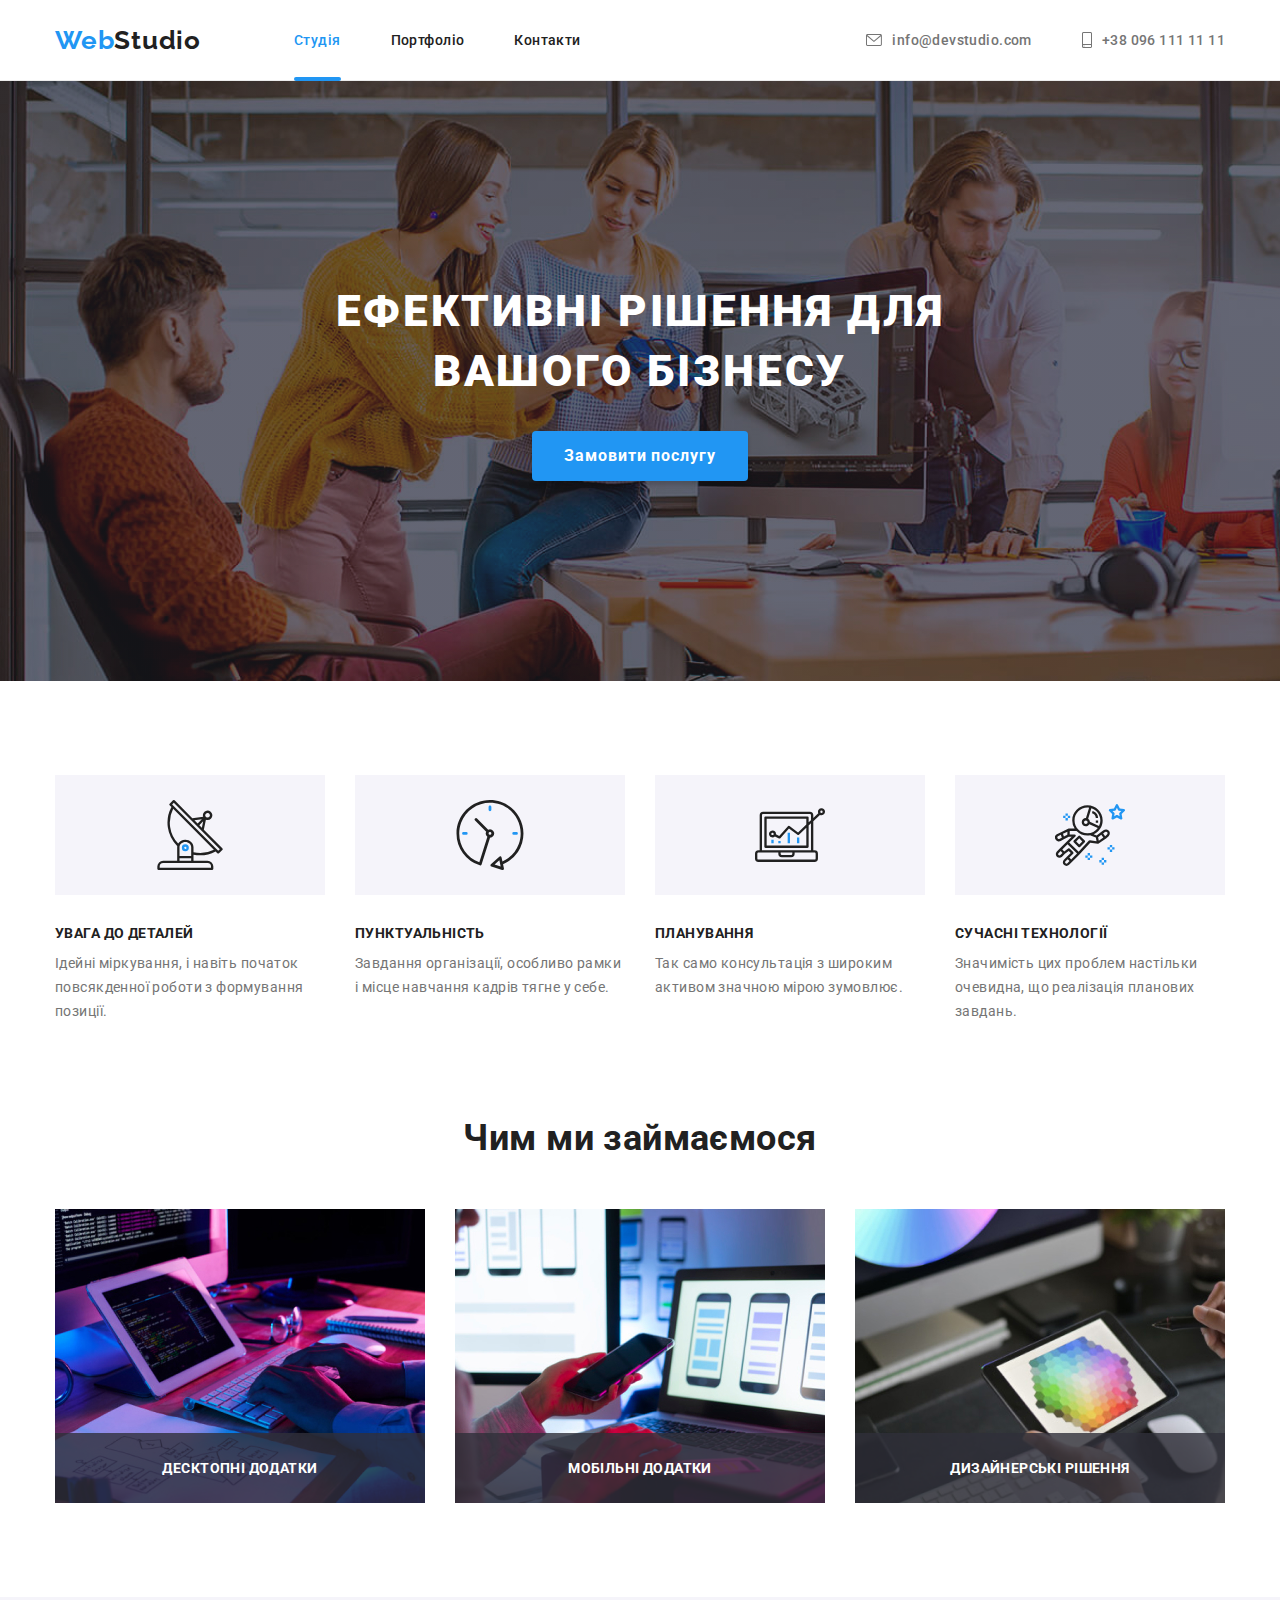
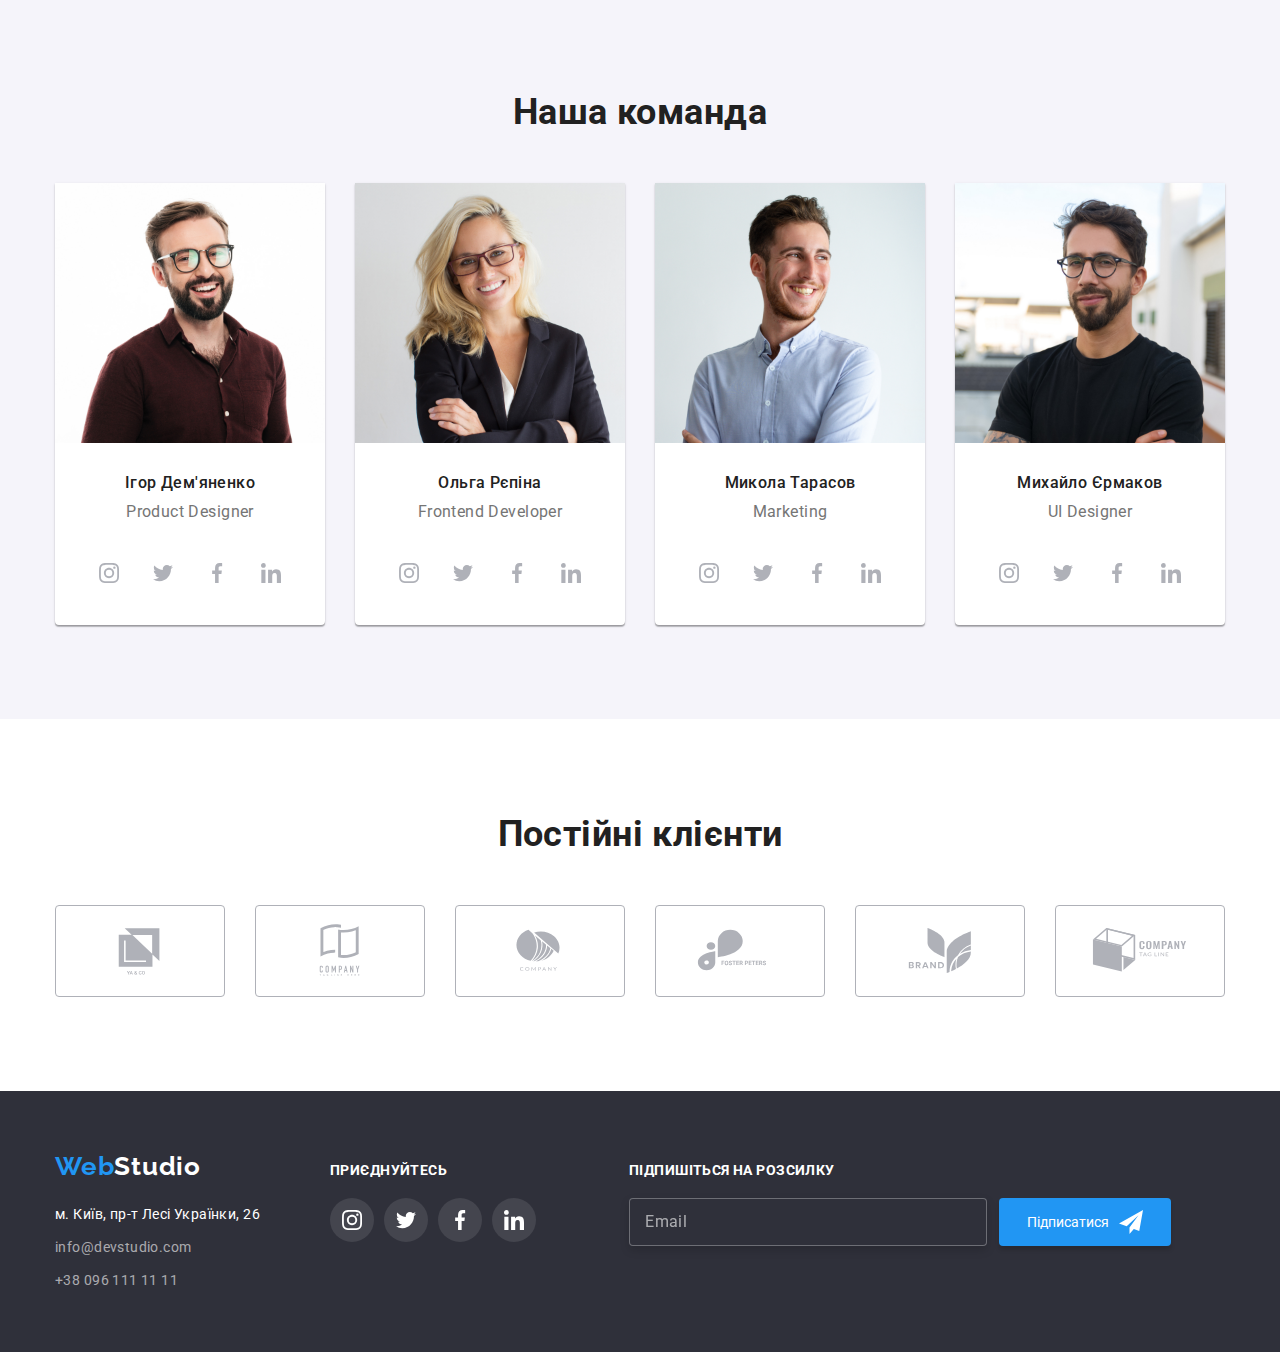
<file: index.html>
<!DOCTYPE html>
<html lang="uk">
<head>
    <meta charset="UTF-8">
    <meta http-equiv="X-UA-Compatible" content="IE=edge">
    <meta name="viewport" content="width=device-width, initial-scale=1.0">
    <link rel="preconnect" href="https://fonts.googleapis.com">
    <link rel="preconnect" href="https://fonts.gstatic.com" crossorigin>
    <link
        href="https://fonts.googleapis.com/css2?family=Raleway:wght@700&family=Roboto:wght@400;500;700;900&display=swap"
        rel="stylesheet">

        <link rel="stylesheet" href="https://cdnjs.cloudflare.com/ajax/libs/modern-normalize/1.1.0/modern-normalize.min.css">
        <link rel="stylesheet" href="./css/styles.css" />

    <title>WebStudio</title>
</head>
<body>
    <header class="header">
        <div class="header-container container">
        <nav class="nav">
<a href="./index.html" class="link logo-link"><span class="logo-accent">Web</span>Studio</a>
    <ul class="list nav-list">
        <li class="item page-now" > <a href="/" class="nav-link link">Студія</a></li>
        <li class="item"> <a href="./portfolio.html" class="nav-link link">Портфоліо</a></li>
        <li class="item"> <a href="/" class="nav-link link">Контакти</a></li>
    </ul>
</nav>
<ul class="list data">
    <li class="item contacts-item"><a href="mailto:info@devstudio.com" class="link contact-link"> <svg class="icon-envelope">
        <use href="./images/icons-defs.svg#icon-hover-envelope"></use>
      </svg>info@devstudio.com</a></li>
    <li class="item contacts-item"><a href="tel:+380961111111" class="link contact-link"><svg class="icon-smartphone">
        <use href="./images/icons-defs.svg#icon-hover-smartphone"></use>
      </svg>+38 096 111 11 11</a></li>
</ul>
</div>
    </header>
<main>
     <!-- -------------------ORDER--------------- -->
    <section class="section order">
        <div class="container">
    <h1 class="main-heading">Ефективні рішення для вашого бізнесу</h1>
    <button class="button main-button" type="button" data-modal-open>Замовити послугу</button>
</div>

</section>

    <!---------------ADVANTAGES-------------- -->

<section class="advantages section">
    <div class="container">
    <h2 class="visually-hidden">Наши преимущества</h2>
    <ul class="list advantages-items">
        <li class="item">
            <div class="bck-antena">
                <svg class="icon-antena">
                  <use href="./images/icons-defs.svg#icon-adv-antenna"></use>
                </svg>
                </div>
            <h3 class="third-heading">УВАГА ДО ДЕТАЛЕЙ</h3>
            <p class="text">Ідейні міркування, і навіть початок повсякденної роботи з формування позиції.</p>
        </li>
        <li class="item">
            <div class="bck-clock">
                <svg class="icon-clock">
                  <use href="./images/icons-defs.svg#icon-adv-clock"></use>
                </svg>
              </div>
            <h3 class="third-heading">ПУНКТУАЛЬНІСТЬ</h3>
            <p class="text">Завдання організації, особливо рамки і місце навчання кадрів тягне у себе.</p>
        </li>
        <li class="item">
            <div class="bck-diagram">
                <svg class="icon-diagram">
                  <use href="./images/icons-defs.svg#icon-adv-diagram"></use>
                </svg>
              </div>
            <h3 class="third-heading">ПЛАНУВАННЯ</h3>
            <p class="text">Так само консультація з широким активом значною мірою зумовлює.</p>
        </li>
        <li class="item">
            <div class="bck-astronaut">
                <svg class="icon-astronaut">
                  <use href="./images/icons-defs.svg#icon-adv-astronaut"></use>
                </svg>
              </div>
            <h3 class="third-heading">СУЧАСНІ ТЕХНОЛОГІЇ</h3>
            <p class="text">Значимість цих проблем настільки очевидна, що реалізація планових завдань.</p>
        </li>
    </ul>
</div>
</section>

<!-- ----------------whatdo------------ -->

<section class="section whatdo">
    <div class="container">
    <h2 class="second-heading">Чим ми займаємося</h2>
    <ul class="list">
        <li class="item" ><img src="./images/img-1.jpg" alt="Комп'ютери" width="370">
          <div class="uptext">
            <p class="text">Десктопні додатки</p>
          </div>
        </li>
        <li class="item" ><img src="./images/img-2.jpg" alt="Телефони" width="370">
          <div class="uptext">
            <p class="text">Мобільні додатки</p>
          </div>
        </li>
        <li class="item" ><img src="./images/img-3.jpg" alt="Планшети" width="370">
          <div class="uptext">
            <p class="text">Дизайнерські рішення</p>
          </div>
        </li>
    </ul>
</div>
</section>

<!-- --------------TEAM-------- -->

<section class="section team">

    <div class="container">
    <h2 class="second-heading">Наша команда</h2>
    <ul class="list">
        <li class="item"><img src="./images/img-4.jpg" alt="Член команди 1" width="270">
            <div class="team-name">
                <h3 class="third-heading">Ігор Дем'яненко</h3>
            <p class="text" lang="en">Product Designer</p>
            </div>
            <ul class="team-icons">
                <li class="item"><a href="" class="link"> <svg class="icon">
                      <use href="./images/icons-defs.svg#icon-ntw-instagram"></use>
                    </svg> </a></li>
                <li class="item"><a href="" class="link"> <svg class="icon">
                      <use href="./images/icons-defs.svg#icon-ntw-twitter"></use>
                    </svg></a></li>
                <li class="item"><a href="" class="link"> <svg class="icon">
                      <use href="./images/icons-defs.svg#icon-ntw-facebook"></use> 
                    </svg> </a></li>
                <li class="item"><a href="" class="link"><svg class="icon">
                      <use href="./images/icons-defs.svg#icon-ntw-linkedin"></use>
                    </svg></a></li>
              </ul>
        </li>

        <li class="item"><img src="./images/img-5.jpg" alt="Член команди 2" width="270">
            <div class="team-name">
                <h3 class="third-heading">Ольга Рєпіна</h3>
            <p class="text" lang="en">Frontend Developer</p>
            </div>
            <ul class="team-icons">
                <li class="item"><a href="" class="link"> <svg class="icon">
                      <use href="./images/icons-defs.svg#icon-ntw-instagram"></use>
                    </svg> </a></li>
                <li class="item"><a href="" class="link"> <svg class="icon">
                      <use href="./images/icons-defs.svg#icon-ntw-twitter"></use>
                    </svg></a></li>
                <li class="item"><a href="" class="link"> <svg class="icon">
                      <use href="./images/icons-defs.svg#icon-ntw-facebook"></use> 
                    </svg> </a></li>
                <li class="item"><a href="" class="link"><svg class="icon">
                      <use href="./images/icons-defs.svg#icon-ntw-linkedin"></use>
                    </svg></a></li>
              </ul>
        </li>

        <li class="item"><img src="./images/img-6.jpg" alt="Член команди 3" width="270">
            <div class="team-name">
                <h3 class="third-heading">Микола Тарасов</h3>
            <p class="text" lang="en">Marketing</p>
            </div>
            <ul class="team-icons">
                <li class="item"><a href="" class="link"> <svg class="icon">
                      <use href="./images/icons-defs.svg#icon-ntw-instagram"></use>
                    </svg> </a></li>
                <li class="item"><a href="" class="link"> <svg class="icon">
                      <use href="./images/icons-defs.svg#icon-ntw-twitter"></use>
                    </svg></a></li>
                <li class="item"><a href="" class="link"> <svg class="icon">
                      <use href="./images/icons-defs.svg#icon-ntw-facebook"></use> 
                    </svg> </a></li>
                <li class="item"><a href="" class="link"><svg class="icon">
                      <use href="./images/icons-defs.svg#icon-ntw-linkedin"></use>
                    </svg></a></li>
              </ul>
        </li>

        <li class="item"><img src="./images/img-7.jpg" alt="Член команди 4" width="270">
            <div class="team-name">
                <h3 class="third-heading">Михайло Єрмаков</h3>
            <p class="text" lang="en">UI Designer</p>
            </div>
            <ul class="team-icons">
                <li class="item"><a href="" class="link"> <svg class="icon">
                      <use href="./images/icons-defs.svg#icon-ntw-instagram"></use>
                    </svg> </a></li>
                <li class="item"><a href="" class="link"> <svg class="icon">
                      <use href="./images/icons-defs.svg#icon-ntw-twitter"></use>
                    </svg></a></li>
                <li class="item"><a href="" class="link"> <svg class="icon">
                      <use href="./images/icons-defs.svg#icon-ntw-facebook"></use> 
                    </svg> </a></li>
                <li class="item"><a href="" class="link"><svg class="icon">
                      <use href="./images/icons-defs.svg#icon-ntw-linkedin"></use>
                    </svg></a></li>
              </ul>
        </li>
    </ul>
</div>
</section>
</main>


  <!-- -------------------Regular Customers---------- -->
  <section class="section customers">
    <div class="container">
      <h2 class="second-heading">Постійні клієнти</h2>
      <ul class="list">
    <li class="item">
      <a href="" class="link"> 
      <svg class="icon-customer1">
        <use width=106px height=60px href="./images/icons-defs.svg#icon-logo1"></use>
      </svg>
    </a>
    </li>
    <li class="item"><a href="" class="link">
        <svg class="icon-customer2">
          <use width=106px height=60px href="./images/icons-defs.svg#icon-logo2"></use>
        </svg>
    </a></li>
    <li class="item"><a href="" class="link">
        <svg class="icon-customer3">
          <use width=106px height=60px href="./images/icons-defs.svg#icon-logo3"></use>
        </svg>
    </a></li>
    <li class="item"><a href="" class="link">
        <svg class="icon-customer4">
          <use width=106px height=60px href="./images/icons-defs.svg#icon-logo4"></use>
        </svg>
    </a></li>
    <li class="item"><a href="" class="link">
        <svg class="icon-customer5">
          <use width=106px height=60px href="./images/icons-defs.svg#icon-logo5"></use>
        </svg>
    </a></li>
    <li class="item"><a href="" class="link">
        <svg class="icon-customer6">
          <use width=106px height=60px href="./images/icons-defs.svg#icon-logo6"></use>
        </svg>
    </a> </li>
      </ul>
    </div>
    </section>

  <!-- -------------------FOOTER---------- -->  
<footer class="footer">
    <div class="container">
        <div class="footer-address">
    <a href="/" class="logo-link link"><span class="logo-accent">Web</span>Studio</a>
   <address>
    <ul class="list">
        <li class="item">
            <a href="https://goo.gl/maps/hPYfwSHtG8NDrPpQ9" target="_blank"
            rel="noopener nofollow noreffer" class="map link">м. Київ, пр-т Лесі Українки, 26</a></li>
        <li class="item">
            <a href="mailto:info@devstudio.com" class="footer-link link">info@devstudio.com</a>
        </li>
        <li class="item">
            <a href="tel:+380961111111" class="footer-link link">+38 096 111 11 11</a>
        </li>
    </ul>
   </address>
</div>

<div class="footer-join">
    <p class="second-heading">ПРИЄДНУЙТЕСЬ</p>
    <ul class="list">
    
      <li class="item"><a href="" class="link">
    <svg class="footer-icon">
      <use href="./images/icons-defs.svg#icon-ntw-instagram"></use>
    </svg>
    </a></li>
    
    <li class="item"><a href="" class="link">
    <svg class="footer-icon">
      <use href="./images/icons-defs.svg#icon-ntw-twitter"></use>
    </svg>
    </a></li>
    
    <li class="item"><a href="" class="link">
    <svg class="footer-icon">
      <use href="./images/icons-defs.svg#icon-ntw-facebook"></use>
    </svg>
    </a></li>
    
    <li class="item"><a href="" class="link">
    <svg class="footer-icon">
      <use  href="./images/icons-defs.svg#icon-ntw-linkedin"></use>
    </svg>
    </a></li>
    
          </ul>
    </div>

<form class="footer-form" name="footer-form" novalidate autocomplete="on">
 
    <h2 class="second-heading">Підпишіться на розсилку</h2>
    
    <div class="footer-submit">
    <div class="footer-form-field">
      <label class="footer-form-field" for="fot-email"></label>
      <input class="footer-form-field-input" type="email" name="fot-email" id="fot-email" placeholder="Email">
    </div>
    
      <div class="footer-but">
        <button class="button footer-button" type="submit">Підписатися</button>
     
      <svg class="footer-tg">
          <use href="./images/icons-defs.svg#icon-tg"></use>
        </svg>
      </div>
    
    </div>
    
</form>


</div>
    
</div>
</footer>

<div class="backdrop is-hidden" data-modal>
  <div class="modal">
  <button class="button button-close" data-modal-close>
    <svg class="icon-close">
      <use href="./images/icons-defs.svg#icon-close"></use>
    </svg>
  </button>
 

  <div class="modal-inner">

    <h2 class="second-heading modal-second-heading">Залиште свої дані, ми вам передзвонимо</h2>
  
    <form class="form" name="main-form" novalidate autocomplete="on">
  
  <div class="form-field">
    <label class="form-field-label" for="user-name">Ім'я</label>
    <div class="input-icon">
    <input class="form-field-input" type="text" name="user-name" id="user-name" required>
    
      <svg class="order-icon icon-name">
        <use href="./images/icons-defs.svg#icon-persone"></use>
      </svg>
    </div>

  </div>
  
  <div class="form-field">
    <label class="form-field-label" for="user-tel">Телефон</label>
    <div class="input-icon">
    <input class="form-field-input" type="tel" name="user-tel" id="user-tel" required>
      <svg class="order-icon icon-tel">
        <use href="./images/icons-defs.svg#icon-phone"></use>
      </svg>
    </div>

  </div>
  
  <div class="form-field">
    <label class="form-field-label" for="user-email">Пошта</label>
    
    <div class="input-icon">
    <input class="form-field-input" type="email" name="user-email" id="user-email" required>
      <svg class="order-icon icon-mail">
        <use href="./images/icons-defs.svg#icon-mail"></use>
      </svg>
    </div>
  </div>
  
  <div class="form-field">
    <label class="form-field-label" for="user-comment">Коментар</label>
   <textarea class="form-field-input form-field-textarea" name="user-comment" id="user-comment" placeholder="Введіть текст"></textarea>
  </div>
  
  <div class="form-field form-field-checkbox ">
    <input  type="checkbox" name="terms-conditions" id="terms-conditions">
    <label  for="terms-conditions" class="label-checkbox">
     <span class="modal-agree-text" > Погоджуюся з розсилкою та приймаю</span>
      <a href="" class="modal-agree-link">Умови договору</a>
    </label>
  </div>
  
  <button class="button form-feild-button" type="submit">Відправити</button>
  
    </form>
  
  </div>

  </div>  
  </div>

<script src="./modal.js"></script>
</body>
</html>
</file>
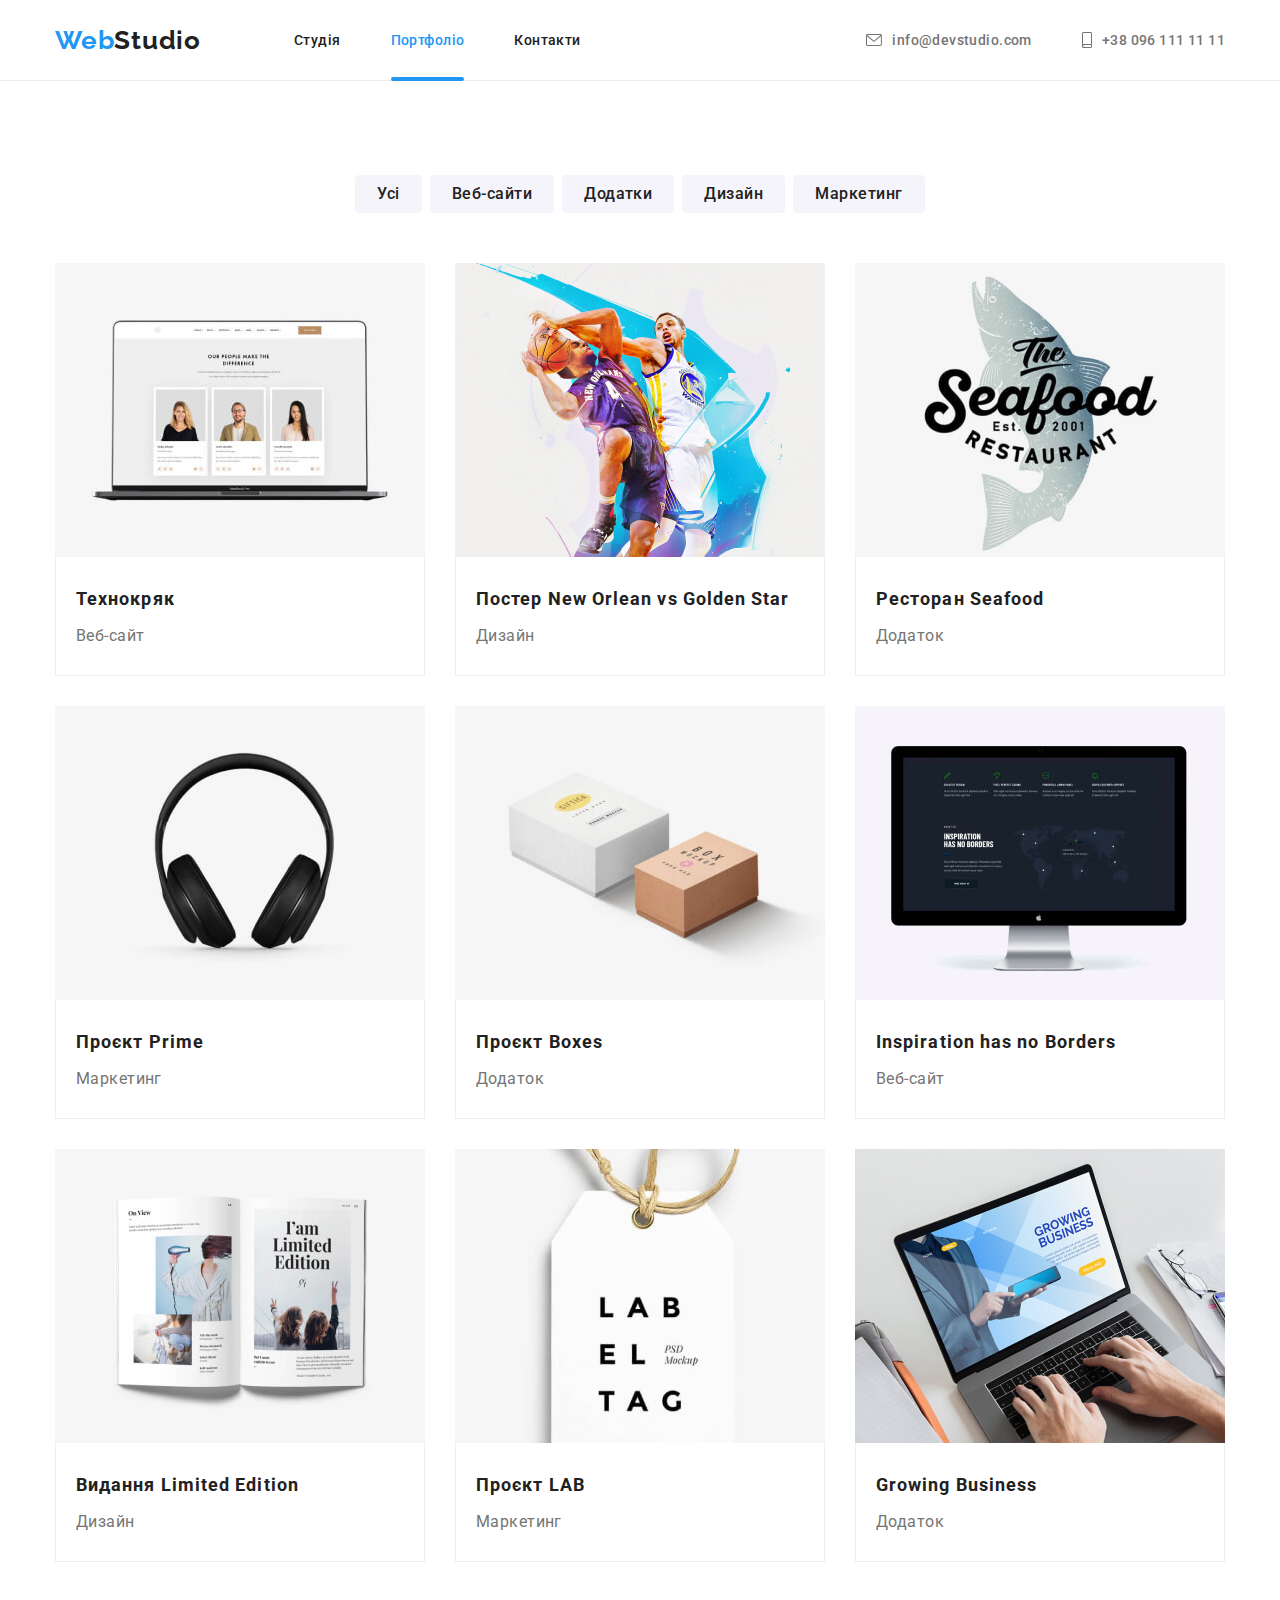
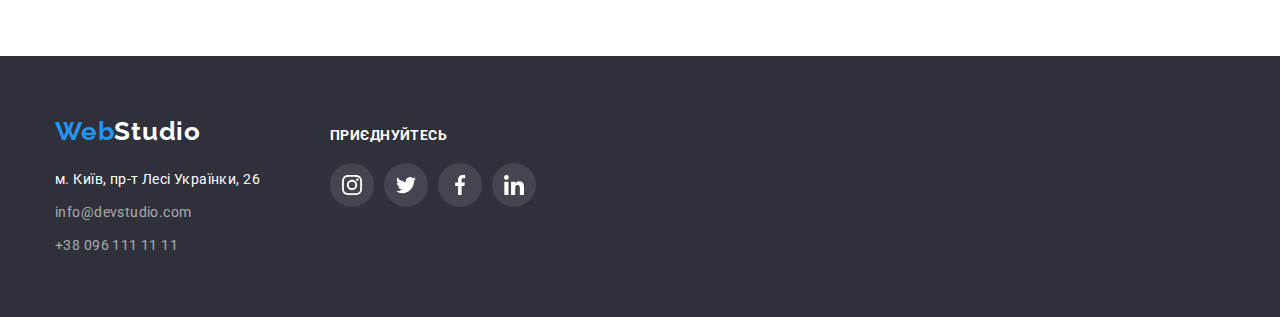
<file: portfolio.html>
<!DOCTYPE html>
<html lang="uk">
<head>
    <meta charset="UTF-8">
    <meta http-equiv="X-UA-Compatible" content="IE=edge">
    <meta name="viewport" content="width=device-width, initial-scale=1.0">
    <link rel="preconnect" href="https://fonts.googleapis.com">
    <link rel="preconnect" href="https://fonts.gstatic.com" crossorigin>
    <link
        href="https://fonts.googleapis.com/css2?family=Raleway:wght@700&family=Roboto:wght@400;500;700;900&display=swap"
        rel="stylesheet">
        <link rel="stylesheet" href="https://cdnjs.cloudflare.com/ajax/libs/modern-normalize/1.1.0/modern-normalize.min.css">
        <link rel="stylesheet" href="./css/styles.css" />
    <title>Portfolio</title>
</head>
<body>
    <header class="header">
        <div class="header-container container">
        <nav class="nav">
<a href="./index.html" class="link logo-link"><span class="logo-accent">Web</span>Studio</a>
    <ul class="list nav-list">
        <li class="item" > <a href="./index.html" class="nav-link link">Студія</a></li>
        <li class="item page-now"> <a href="/" class="nav-link link">Портфоліо</a></li>
        <li class="item"> <a href="/" class="nav-link link">Контакти</a></li>
    </ul>
</nav>
<ul class="list data">
    <li class="item contacts-item"><a href="mailto:info@devstudio.com" class="link contact-link"> <svg class="icon-envelope">
        <use href="./images/icons-defs.svg#icon-hover-envelope"></use>
      </svg>info@devstudio.com</a></li>
    <li class="item contacts-item"><a href="tel:+380961111111" class="link contact-link"><svg class="icon-smartphone">
        <use href="./images/icons-defs.svg#icon-hover-smartphone"></use>
      </svg>+38 096 111 11 11</a></li>
</ul>
</div>
    </header>
    <main>
      <!-- ---------------EXAMPLES------- -->
<section class="examples section">
    <div class="container">
    <h1 class="main-heading visually-hidden">Приклади робіт</h1>
<ul class="list examples-list">
    <li class="item examples-item"><button type="button" class="button">Усі</button></li>
    <li class="item examples-item"><button type="button" class="button">Веб-сайти</button></li>
    <li class="item examples-item"><button type="button" class="button">Додатки</button></li>
    <li class="item examples-item"><button type="button" class="button">Дизайн</button></li>
    <li class="item examples-item"><button type="button" class="button">Маркетинг</button></li>
</ul>
<!-- ---------------Карточки з роботами------- -->
<div class="cards">
<ul class="list cards-list">

    <li class="item"> <a href="./" class="link">
        <div class="dop-info">
        <img src="./images/portfolio1.jpg" alt="Технокряк" width="370">

        <p class="text"> Ресурс пропонує комплексні пропозиції з різним рівнем функціоналу та сервісів. Все це дозволить відвідувачу отримати вичерпні відомості про компанію чи приватну особу. </p>
        </div>

        <div class="card-info">
        <h2 class="second-heading">Технокряк</h2>
<p class="examples-text text"> Веб-сайт </p>
</div>
</a>
</li>

       <li class="item"><a href="./" class="link">
        <div class="dop-info">   
        <img src="./images/portfolio2.jpg" alt="Постер" width="370">
        <p class="text"> Ресурс пропонує комплексні пропозиції з різним рівнем функціоналу та сервісів. Все це дозволить відвідувачу отримати вичерпні відомості про компанію чи приватну особу. </p>

        </div>
    <div class="card-info">
        <h2 class="second-heading">Постер New Orlean vs Golden Star</h2>
    <p class="examples-text text">Дизайн</p> </div>
 </a></li>

<li class="item">
    
        <a href="" class="link">
            
            <div class="dop-info">
            <img src="./images/portfolio3.jpg" alt="Ресторан" width="370">
            <p class="text"> Ресурс пропонує комплексні пропозиції з різним рівнем функціоналу та сервісів. Все це дозволить відвідувачу отримати вичерпні відомості про компанію чи приватну особу. </p>

            </div>
    <div class="card-info">
        <h2 class="second-heading">Ресторан Seafood</h2>
    <p class="examples-text text">Додаток</p>
    </div>
    
        </a>
    </li>
      
    <li class="item" > <a href="./" class="link">
        
        <div class="dop-info">
        <img src="./images/portfolio4.jpg" alt="Проект" width="370">
        <p class="text"> Ресурс пропонує комплексні пропозиції з різним рівнем функціоналу та сервісів. Все це дозволить відвідувачу отримати вичерпні відомості про компанію чи приватну особу. </p>

        </div>
    <div class="card-info">
        <h2 class="second-heading">Проєкт Prime</h2>
    <p class="examples-text text">Маркетинг</p>
    </div>
    </a>
    </li>

       <li class="item"> <a href="" class="link">
        
        <div class="dop-info">
        <img src="./images/portfolio5.jpg" alt="Проект2" width="370">
        <p class="text"> Ресурс пропонує комплексні пропозиції з різним рівнем функціоналу та сервісів. Все це дозволить відвідувачу отримати вичерпні відомості про компанію чи приватну особу. </p>

        </div>
    <div class="card-info">
        <h2 class="second-heading">Проєкт Boxes</h2>
    <p class="examples-text text">Додаток</p>
    </div>
    </a>
    </li>

       <li class="item"><a href="./" class="link">
           
        <div class="dop-info">
        <img src="./images/portfolio6.jpg" alt="Веб-сайт" width="370">
        <p class="text"> Ресурс пропонує комплексні пропозиції з різним рівнем функціоналу та сервісів. Все це дозволить відвідувачу отримати вичерпні відомості про компанію чи приватну особу. </p>

        </div>
    <div class="card-info">
        <h2 class="second-heading" lang="en">Inspiration has no Borders</h2>
    <p class="examples-text text">Веб-сайт</p>
    </div>
    </a>
    </li>
       <li class="item"> <a href="./" class="link">
        
        <div class="dop-info">
        <img src="./images/portfolio7.jpg" alt="Издание" width="370">
        <p class="text"> Ресурс пропонує комплексні пропозиції з різним рівнем функціоналу та сервісів. Все це дозволить відвідувачу отримати вичерпні відомості про компанію чи приватну особу. </p>

        </div>
   <div class="card-info">
    <h2 class="second-heading">Видання Limited Edition</h2>
    <p class="examples-text text">Дизайн</p>
   </div>
    </a>
    </li>
       <li class="item"> <a href="./" class="link">
           
        <div class="dop-info">
        <img src="./images/portfolio8.jpg" alt="Проект3" width="370">
        <p class="text"> Ресурс пропонує комплексні пропозиції з різним рівнем функціоналу та сервісів. Все це дозволить відвідувачу отримати вичерпні відомості про компанію чи приватну особу. </p>

        </div>
   <div class="card-info">
    <h2 class="second-heading">Проєкт LAB</h2>
    <p class="examples-text text">Маркетинг</p>
   </div>
    </a>
    </li>
       <li class="item"> <a href="./" class="link">
           
        <div class="dop-info">
        <img src="./images/portfolio9.jpg" alt="Приложение" width="370">
        <p class="text"> Ресурс пропонує комплексні пропозиції з різним рівнем функціоналу та сервісів. Все це дозволить відвідувачу отримати вичерпні відомості про компанію чи приватну особу. </p>

        </div>
    <div class="card-info">
        <h2 class="second-heading" lang="en">Growing Business</h2>
        <p class="examples-text text">Додаток</p>
    </div>
    </a>
    </li>
   </ul>
</div>
</div>

</section>

</main>

 <!-- -------------------FOOTER---------- -->  
 <footer class="footer">
    <div class="container">
        <div class="footer-address">
    <a href="/" class="logo-link link"><span class="logo-accent">Web</span>Studio</a>
   <address>
    <ul class="list">
        <li class="item">
            <a href="https://goo.gl/maps/hPYfwSHtG8NDrPpQ9" target="_blank"
            rel="noopener nofollow noreffer" class="map link">м. Київ, пр-т Лесі Українки, 26</a></li>
        <li class="item">
            <a href="mailto:info@devstudio.com" class="footer-link link">info@devstudio.com</a>
        </li>
        <li class="item">
            <a href="tel:+380961111111" class="footer-link link">+38 096 111 11 11</a>
        </li>
    </ul>
   </address>
</div>

<div class="footer-join">
    <p class="second-heading">ПРИЄДНУЙТЕСЬ</p>
    <ul class="list">
    
      <li class="item"><a href="" class="link">
    <svg class="footer-icon">
      <use href="./images/icons-defs.svg#icon-ntw-instagram"></use>
    </svg>
    </a></li>
    
    <li class="item"><a href="" class="link">
    <svg class="footer-icon">
      <use href="./images/icons-defs.svg#icon-ntw-twitter"></use>
    </svg>
    </a></li>
    
    <li class="item"><a href="" class="link">
    <svg class="footer-icon">
      <use href="./images/icons-defs.svg#icon-ntw-facebook"></use>
    </svg>
    </a></li>
    
    <li class="item"><a href="" class="link">
    <svg class="footer-icon">
      <use  href="./images/icons-defs.svg#icon-ntw-linkedin"></use>
    </svg>
    </a></li>
    
          </ul>
    </div>
</div>
</footer>
</body>
</html>
</file>
<file: css/styles.css>
:root{
    --accent-color: #2196F3;
    --main-text-color: #757575;
    --second-text-color: #212121;
    --white-color: #FFFFFF;
    --background-grey: #F5F4FA;
    --background-darkgrey: #2F303A;
    --footer-grey--:rgba(255, 255, 255, 0.6);
    --border-line: #ECECEC;
    --icon-colour: #AFB1B8;

    --form-label-color: rgba(117, 117, 117, 1);
--form-input-border-color: rgba(33, 33, 33, 0.2);
--form-input-placeholder-color: rgba(117, 117, 117, 0.5);
--form-icon-color:background: rgba(33, 33, 33, 1);

    }
    
    /*------------Общие стили элементов-------*/
    
    html{
        box-sizing: border-box;
    }
    
    *, *::before, *::after{
        box-sizing: inherit;
    }
    
    
    h1,
    h2,
    h3,
    h4,
    p,
    ul,
    li{
        margin: 0px;
        padding: 0px;
    }
    
    img {
        display: block;
        max-width: 100%;
        height: auto;
    }


    body{
        font-family: 'Roboto', sans-serif;   
        font-size: 14px;
        letter-spacing: 0.03em;
        color: var(--main-text-color);
    }
    
    .second-heading {
        font-weight: 700;
        font-size: 36px;
        line-height: calc(42/36);
        text-align: center;
    
        color: var(--second-text-color);
    }
    
    .link{
        text-decoration: none;
        font-style: normal ;
    }
    
    .list{
        list-style-type: none;
    }
    
    .button {
        background-color: var(--accent-color);
        color: var(--white-color);
        cursor: pointer;
        text-align: center;
    }

    .container{
        margin: 0 auto;
        width: 1200px;
        padding-right: 15px;
        padding-left: 15px;
        }
        
        .section{
            padding-top: 94px;
            padding-bottom: 94px;
        }
        
    
    /* -------------------------HEADER------------------------- */
    .header{
        border-bottom-width: 1px;
        border-bottom-style: solid;
        border-bottom-color: var(--border-line);
    }
   
    .header .link{
        display: flex;
        align-items: center;
        }
    
    
    .logo-link{
        display: block;
        font-family: 'Raleway';
        font-weight: 700;
        font-size: 26px;
        line-height: calc(31/26);
        letter-spacing: 0.03em;
    
        color: var(--second-text-color);
    }
    
    .logo-accent{
        color: var(--accent-color);
    }

    .nav-link, .contact-link{
        font-family: 'Roboto', sans-serif;
        font-weight: 500;
        font-size: 14px;
        line-height: calc(16/14);
        letter-spacing: 0.03em;
    
        color: var(--second-text-color);
    }

.nav-link, .contact-link{
    transition-property: color;
transition-duration: 250ms;
    transition-timing-function: cubic-bezier(0.4, 0, 0.2, 1);
}


    .header .list .link:hover,
    .header .list .link:focus {
        color: var(--accent-color);
    }

    .nav-list .link {
 position: relative;

        padding-top: 32px;
    padding-bottom: 32px;
        color: var(--second-text-color);
    }
    
    .item.page-now .link{
        color: var(--accent-color);
        text-decoration: none;
    }

    .contact-link{
        color: var(--main-text-color);
    }

    .nav{
        display: flex;
        align-items: center;
    }

    .nav-list>.item:not(:last-child), .contacts-item:not(:last-child){
        margin-right: 50px;
        }

        .nav-list, .data{
            display: flex;
            margin-left: 93px;
        }

        .header-container{
                position: relative;

            display: flex;
            align-items: center;
        }

        .contacts-item .link{
            padding-top: 32px;
            padding-bottom: 32px;
        }
        
        .data{
            margin-left: auto;
        }

        .icon-envelope{
            width: 16px;
            height: 12px;
        margin-right: 10px;
        fill: currentColor;
        }
        
        
        .icon-smartphone{
            width: 10px;
            height: 16px;
            margin-right: 10px;
            fill: currentColor;
        }

       .page-now .link::after{

            display: block;
            position: absolute;
            content: "";
        
            height: 4px;
            width: 100%;
        bottom: -1px;
            border-radius: 2px;
        
        background-color: var(--accent-color);
        }

    
    /*-----------------------------ORDER------------------------*/
    
    .order{
        
 padding-top: 200px;
        padding-bottom: 200px;
        margin: auto;
        
            background-color: #C4C4C4;
        text-align: center;
max-width: 1600px;
        background-image: linear-gradient(to right, rgba(47, 48, 58, 0.4), rgba(47, 48, 58, 0.4)),
url(../images/background1.jpg);
    }
    .main-heading{

        margin-bottom: 30px;
        margin-left: auto;
    margin-right: auto;
    width: 696px;

        font-weight: 900;
        font-size: 44px;
        line-height: calc(60/44);
        text-align: center;
        letter-spacing: 0.06em;
        text-transform: uppercase;
        
        color: var(--white-color);
    }
    
    .main-button{
        padding: 10px 32px;

        font-family: 'Roboto', sans-serif;
        font-style: normal;
        font-weight: 700;
        font-size: 16px;
        line-height: calc(30/16);
        letter-spacing: 0.06em;


    box-shadow: 0px 4px 4px rgba(0, 0, 0, 0.15);
    border-radius: 4px;
    border: none;

    transition-property: background-color;
transition-duration: 250ms;
    transition-timing-function: cubic-bezier(0.4, 0, 0.2, 1);
    }

    .main-button:hover, .main-button:focus{
        background-color: #188CE8        ;
    }

    .backdrop{
        position: fixed;
        top: 0;
        left: 0;
    
        width: 100%;
        height: 100%;
    
        background-color: rgba(0, 0, 0, 0.2);

        transition-property: opacity, visibility;
transition-duration: 250ms;
    transition-timing-function: cubic-bezier(0.4, 0, 0.2, 1);
    }
    
    .backdrop.is-hidden{
        opacity: 0;
        visibility: hidden;
        pointer-events: none;
    }
    
    .modal{
    position: absolute;
    top: 50%;
    left: 50%;
    transform: translate(-50%, -50%);
    
        width: 528px;
        height: 581px;
        border-radius: 4px;
        box-shadow: 0px 1px 3px rgba(0, 0, 0, 0.12), 0px 1px 1px rgba(0, 0, 0, 0.14), 0px 2px 1px rgba(0, 0, 0, 0.2);
    
        background-color: var(--white-color);
    }
    
    .modal .icon-close{

        width: 30px;
        height: 30px;
        position: absolute;
        top: 8px;
        right: 8px;
    padding: 6px;
       border: 1px solid rgba(0, 0, 0, 0.1);
       border-radius: 50%;
    }


    .modal-inner{
        padding: 40px;
    }
    
    .modal-second-heading{
        margin-bottom: 12px;
        text-align: center;
    
        font-size: 20px;
        line-height: calc(23/20);
    }
    
    .form-field{
    
        position: relative;
        text-align: left;
        margin-bottom: 10px;
    }
    
    .form-field-label{
        display: block;
        margin-bottom: 4px;
    
        font-weight: 400;
        font-size: 12px;
        line-height: calc(14/12);
        color: var(--form-label-color);  
    }
    
    .form-field-input{

    padding-top: 12px;
    padding-bottom: 12px;
    padding-left: 42px;
    width: 100%;
    height: 40px;
    outline: transparent;
    
    border: var(--form-input-border-color) solid 1px;
        border-radius: 4px;

        transition-property: border;
transition-duration: 250ms;
    transition-timing-function: cubic-bezier(0.4, 0, 0.2, 1);
    }


.form-field-input:focus, .form-field-input:hover{
    border: var(--accent-color) solid 1px;

}


    .form-field-input:focus ~ .order-icon, .form-field-input:hover ~ .order-icon{
        fill:var(--accent-color);

    
        transition-property: fill;
transition-duration: 250ms;
    transition-timing-function: cubic-bezier(0.4, 0, 0.2, 1);
       
    }
    
    .form-field-textarea{
        padding: 12px 16px 12px 16px;
        height: 120px;
        resize: none;
    }
    
    .form-field-textarea::placeholder{
        font-size: 12px;
        line-height: calc(14/12);
        color: var(--form-input-placeholder-color);
    

    }
    
    .form-field-checkbox{
    margin-bottom: 30px;
    }
    
    
    .form-feild-button{
        width: 200px;
        padding: 10px 55px;
        margin-bottom: 40px;

    
        font-weight: 700;
        font-size: 16px;
        line-height: calc(30/16);
        color: var(--white-color);
        
        border: none;
        border-radius: 4px;
    
    }

    .order-icon{
     position: absolute;
top: 50%;
left: 15px;

transform: translateY(-50%);

display: inline-block;
width: 18px;
height: 18px;

fill: var(--form-icon-color);

    }

    .input-icon{
        position: relative;
    }

.modal-agree-text{
    color: var(--main-text-color);
}

    .modal-agree-link{
        color: var(--accent-color);
    }
    
    /*--------------------ADVANTAGES-----------------------*/
.advantages-items{
    display: flex;
}

.advantages .item + .item{
    margin-left: 30px;
}

.advantages .text{
    flex-basis: 270px;
}

    .visually-hidden {
        position: absolute;
        width: 1px;
        height: 1px;
        margin: -1px;
        border: 0;
        padding: 0;
        
        white-space: nowrap;
        clip-path: inset(100%);
        clip: rect(0 0 0 0);
        overflow: hidden;
      }
    
    .advantages .third-heading{
        margin-bottom: 10px;

        font-weight: 700;
        font-size: 14px;
        line-height: calc(16/14);
        text-transform: uppercase;
        
        color: var(--second-text-color);
    }

    .advantages .text{
        line-height: calc(24/14);
}

.bck-antena, .bck-clock, .bck-diagram, .bck-astronaut{
    background-color: var(--background-grey);
    width: 270px;
    height: 120px;
    
    display: flex;
    justify-content: center;
    align-items: center;
    
    margin-bottom: 30px;
    }
    
    .icon-antena, .icon-clock, .icon-diagram, .icon-astronaut {
        width: 70px;
        height:70px;
    }
    
    /*-- -------------------whatdo-----------*/
    .whatdo{
        padding-top: 0px;
    }
    
    .whatdo .second-heading{
        margin-bottom: 50px;
    }
    
    .whatdo .list{
        display: flex;
        padding: 0;
        justify-content: space-between;
    }
    
    
    .whatdo .item + .item{
        margin-left: 30px;
    
    }

    .whatdo .item{
        position: relative;
    }

    .uptext{
        position: absolute;
        
        bottom: 0;
        left: 0;
        
            display: flex;
            justify-content: center;
            align-items: center;
            width: 370px;
            height: 70px;
        
            background-color: rgba(47, 48, 58, 0.8);
        }
        
        .uptext .text{
        text-transform: uppercase;
        
            font-family: Roboto;
            font-size: 14px;
            font-weight: 700;
            line-height: calc(16/14);
            letter-spacing: 0.03em;
            text-align: center;
        
            color: var(--white-color);
        }


    /*------------------------TEAM--------*/
    
    .team{
        background-color: var(--background-grey);
         }

    .team .list{
        display: flex;
    }
    .team .second-heading{
        margin-bottom: 50px;
    }

    .team .item{

        background-color: var(--white-color);
        width: 270px;
        box-shadow: 0px 1px 3px rgba(0, 0, 0, 0.12),
        0px 1px 1px rgba(0, 0, 0, 0.14),
        0px 2px 1px rgba(0, 0, 0, 0.2);
        border-radius: 0px 0px 4px 4px;
    
        margin-right: 30px;
    }
    
    .team .item:nth-child(4n){
        margin-right: 0px;
    }


    .team .third-heading{
        margin-bottom: 10px;
        text-align: center;

        font-weight: 500;
        font-size: 16px;
        line-height: calc(19/16);
        text-align: center;
        
        color: var(--second-text-color);
    }
    
    .team .text{
        
        font-weight: 400;
        font-size: 16px;
        line-height: calc(19/16);
        text-align: center;
    }

    .team .item{
        background-color: var(--white-color);
    }

    .team-name{
        padding-top: 30px;
        padding-bottom: 30px;
    }

    .team-icons {
        display: flex;
        list-style-type: none;
        margin-bottom:  30px;
        justify-content: center;
    }
    
    .team-icons .item {
        margin-right: 10px;
        width: 44px;
        height: 44px;
        box-shadow: none;
    }
    
    .team-icons .item:last-child {
        margin-right: 0px;
    }
    
    
    .team-icons .link {
        display: flex;
        justify-content: center;
        align-items: center;
        height: 100%;
        width: 100%;
    
        border: none;
        border-radius: 50%;
        box-shadow: none;
    
        color: #afb1b8;

        transition-property: background-color, color;
transition-duration: 250ms;
    transition-timing-function: cubic-bezier(0.4, 0, 0.2, 1);
    }
    
    .team-icons .link:hover , .team-icons .link:focus{
        background-color: var(--accent-color);
    color: var(--white-color);
        height: 100%;
        width: 100%;
    }
    
    .team-icons .icon {
        width: 20px;
        height: 20px;
        fill: currentColor;
    }


/*-- -------------------Regular Customers---------- --*/

.customers .second-heading{
    margin-bottom: 50px;
}

.customers .link{
    width: 100%;
    height: 100%;

    display: flex;
    justify-content: center;
    align-items: center;
    fill: var(--icon-colour);

    height: 92px;

    border: var(--icon-colour) solid 1px;
    border-radius: 4px;

    transition-property: border-color, fill;
transition-duration: 250ms;
    transition-timing-function: cubic-bezier(0.4, 0, 0.2, 1);
}

.customers .link:hover, .customers .link:focus{
    fill: var(--accent-color);
    border-color: var(--accent-color);
}

.customers .list{
display: flex;
justify-content: center;
}

.customers .item{
    margin-right: 30px;
    width: 170px;

}

.customers .item:last-child{
    margin-right: 0px;
}



.icon-customer1, .icon-customer2, .icon-customer3,.icon-customer4, .icon-customer5, .icon-customer6{
width: 106px;
height: 60px;
color: currentColor;
}

    
    
    /*------------------------------------FOOTER-----------*/
    .footer{
        background-color: var(--background-darkgrey);
        padding-top: 60px;
        padding-bottom: 60px;
    }
    .footer .container {
        display: flex;
    align-items: baseline;
    }

    .footer .item{
        margin-bottom: 9px;
    }

    .footer .item:last-child{
        margin-bottom: 0;
    }

    .footer .link{
        font-size: 14px;
        line-height: calc(24/14);
        letter-spacing: 0.03em;
    }

.footer .list .link{
    transition-property: color;
transition-duration: 250ms;
    transition-timing-function: cubic-bezier(0.4, 0, 0.2, 1);
}

    .footer .list .link:hover, .footer .list .link:focus{
        color: var(--accent-color);
    }

    .footer .logo-link{
margin-bottom: 20px;

        color: var(--white-color);
        font-family: 'Raleway';
        font-weight: 700;
        font-size: 26px;
        line-height: calc(31/26);
    }
    
    .map{
    color: var(--white-color);
    }
    
    .footer-link {
    color: var(--footer-grey--);
    }



    .footer-join .second-heading{
        margin-bottom: 20px;
        font-weight: 700;
        font-size: 14px;
        line-height: calc(16/14);
        text-align: start;

        color: var(--white-color);
    }

    .footer-join .list{
        display: flex;
    }

    .footer-join .item{
        width: 44px;
        height: 44px;
        margin-right: 10px;
        margin-bottom: 0px;
        
    }
    .footer-join .item:last-child {
        margin-right: 0px;
    }

    .footer-join .item .link{
        transition-property: background-color;
transition-duration: 250ms;
    transition-timing-function: cubic-bezier(0.4, 0, 0.2, 1);
    }

    .footer-join .item .link:hover, .footer-join .item .link:focus{
        background-color: var(--accent-color);
    }
    
    .footer-icon{
        fill: var(--white-color);
        width: 20px;
        height: 20px;
    }

    .footer-join .link{
        display: flex;
        justify-content: center;
        align-items: center;
        height: 100%;
        width: 100%;
        border: none;
        border-radius: 50%;
        box-shadow: none; 
        background-color: rgba(255, 255, 255, 0.1); 
    }

    .footer-address{
        margin-right: 70px;
    }


    .footer-form{
        margin-left: 93px;
    }

    .footer-form .second-heading{

        margin-bottom: 20px;

font-family: 'Roboto';
font-style: normal;
font-weight: 700;
font-size: 14px;
line-height: calc(16/14);
letter-spacing: 0.03em;
text-transform: uppercase;
text-align: left;

color: var(--white-color);

    }

 .footer-form-field-input{

    padding-left: 15px;
    padding-top: 15px;
    padding-bottom: 15px;

    margin-right: 12px;

    width: 358px;

border: 1px solid rgba(255, 255, 255, 0.3);
filter: drop-shadow(0px 4px 4px rgba(0, 0, 0, 0.15));
border-radius: 4px;
background-color: rgba(47, 48, 58, 1);
;
}

.footer-form-field-input::placeholder{

font-family: 'Roboto';
font-style: normal;
font-weight: 400;
font-size: 16px;
line-height: calc(20/16);

letter-spacing: 0.03em;

color: rgba(255, 255, 255, 0.6);

}

    .footer-submit{
        display: flex;
    }

.footer-but{
    position: relative;
    display: flex;
}

    .footer-button{

       padding-top: 10px;
       padding-bottom: 10px;
       padding-left: 28px;
       padding-right: 62px;



box-shadow: 0px 4px 4px rgba(0, 0, 0, 0.15);
border-radius: 4px;
border: none;
    }

   
    .footer-tg{
        position: absolute;

       top: 50%;
       right: 28px;
       transform: translateY(-50%);

        width: 24px;
        height: 24px;

    }


    
    /*!!!----------------------------PORTFOLIO------------!!!*/
    
    /*-- ---------------EXAMPLES------- -*/
    
    .examples-list{
        display: flex;
        justify-content: center;
    }

    .examples-item{
        margin-right: 8px;
    }

.examples-item:last-child{
    margin-right: 0px;
}

    .examples .button{
        padding: 6px 22px;

        font-family: 'Roboto', sans-serif;
        letter-spacing: 0.03em;
        text-align: center;

        color: var(--second-text-color);
        font-weight: 500;
        font-size: 16px;
        line-height: calc(26/16);
        background-color: var(--background-grey);
        border: none;
        border-radius: 4px;

        transition-property: background-color, box-shadow, color;
transition-duration: 250ms;
    transition-timing-function: cubic-bezier(0.4, 0, 0.2, 1);
    
    }
    
    .examples .button:hover, .examples .button:focus{
        color: var(--white-color);
        background-color: var(--accent-color);
box-shadow: 0px 3px 1px rgba(0, 0, 0, 0.1), 0px 1px 2px rgba(0, 0, 0, 0.08), 0px 2px 2px rgba(0, 0, 0, 0.12);
;
    }
    
    /*----------------Карточки с работами-----------*/
    .cards-list .item{
        flex-basis: 370px;
    
        margin-right: 30px;
        margin-bottom: 30px;
    }
     
    .cards-list .item:nth-child(3n + 3) {
        margin-right: 0px;
        }
    
        .cards-list .item:nth-last-child(-n + 3) {
            margin-bottom: 0;}
    
            .card-info{
            padding: 24px 20px;
            border-bottom: 1px solid #EEEEEE;
            border-right: 1px solid #EEEEEE;
            border-left: 1px solid #EEEEEE;
            }
   
        .cards-list .link:hover, .cards-list .link:focus{
            box-shadow: 1px 4px 6px 0px rgba(0, 0, 0, 0.16), 0px 4px 4px 0px rgba(0, 0, 0, 0.06), 0px 1px 1px 0px rgba(0, 0, 0, 0.12);
            ;
        }
   
.cards-list .link{
    display: block;

    transition-property: box-shadow;
transition-duration: 250ms;
    transition-timing-function: cubic-bezier(0.4, 0, 0.2, 1);
}

    .examples .second-heading{
        margin-bottom: 4px;

        font-size: 18px;
        line-height: calc(36/18);
        letter-spacing: 0.06em;
        text-align: left;
    }
    .examples-text {
        font-size: 16px;
        line-height: calc(30/16);
        color: var(--main-text-color);
    }

    .examples-list{
        display: flex;
        justify-content: center;
        margin-bottom: 50px;
        margin-left: auto;
        margin-right: auto;
    }
    
    .cards-list{
        display: flex;
        flex-wrap: wrap;
    }

    .dop-info{
        position: relative;
        overflow: hidden;
        
    }


    .dop-info .text{
        position: absolute;
        top: 0%;
        bottom: 0%;
        transform: translateY(100%);
        transition: transform 250ms cubic-bezier(0.4, 0, 0.2, 1);

        padding-top: 63px;
        padding-bottom: 63px;
        padding-left: 24px;
        padding-right: 24px;

        font-family: 'Roboto';
font-style: normal;
font-weight: 400;
font-size: 18px;
line-height: calc(28/18);
letter-spacing: 0.03em;
color: var(--white-color);
background-color:rgba(33, 150, 243, 0.9);
    }

    .cards .item .link:hover .dop-info .text, .cards .item .link:focus .dop-info .text {
        transform: translateY(0);
      }
</file>
